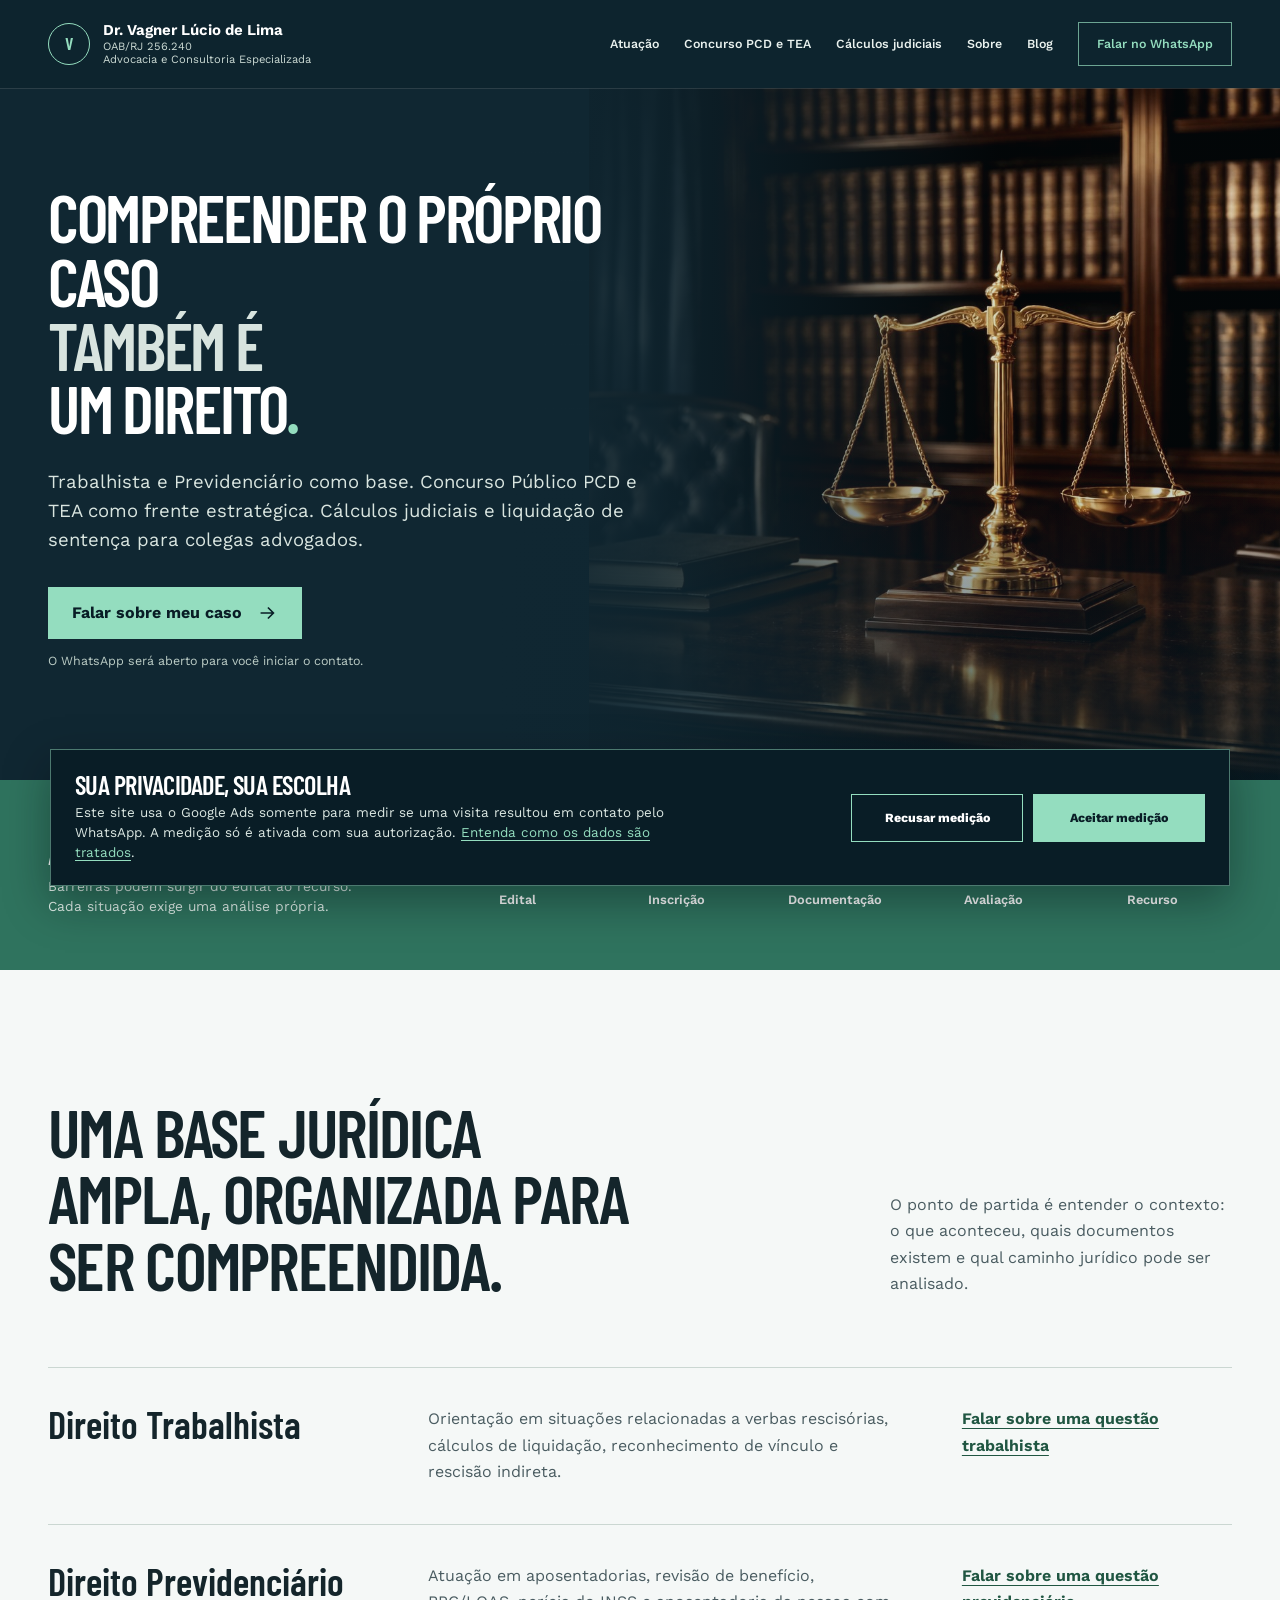
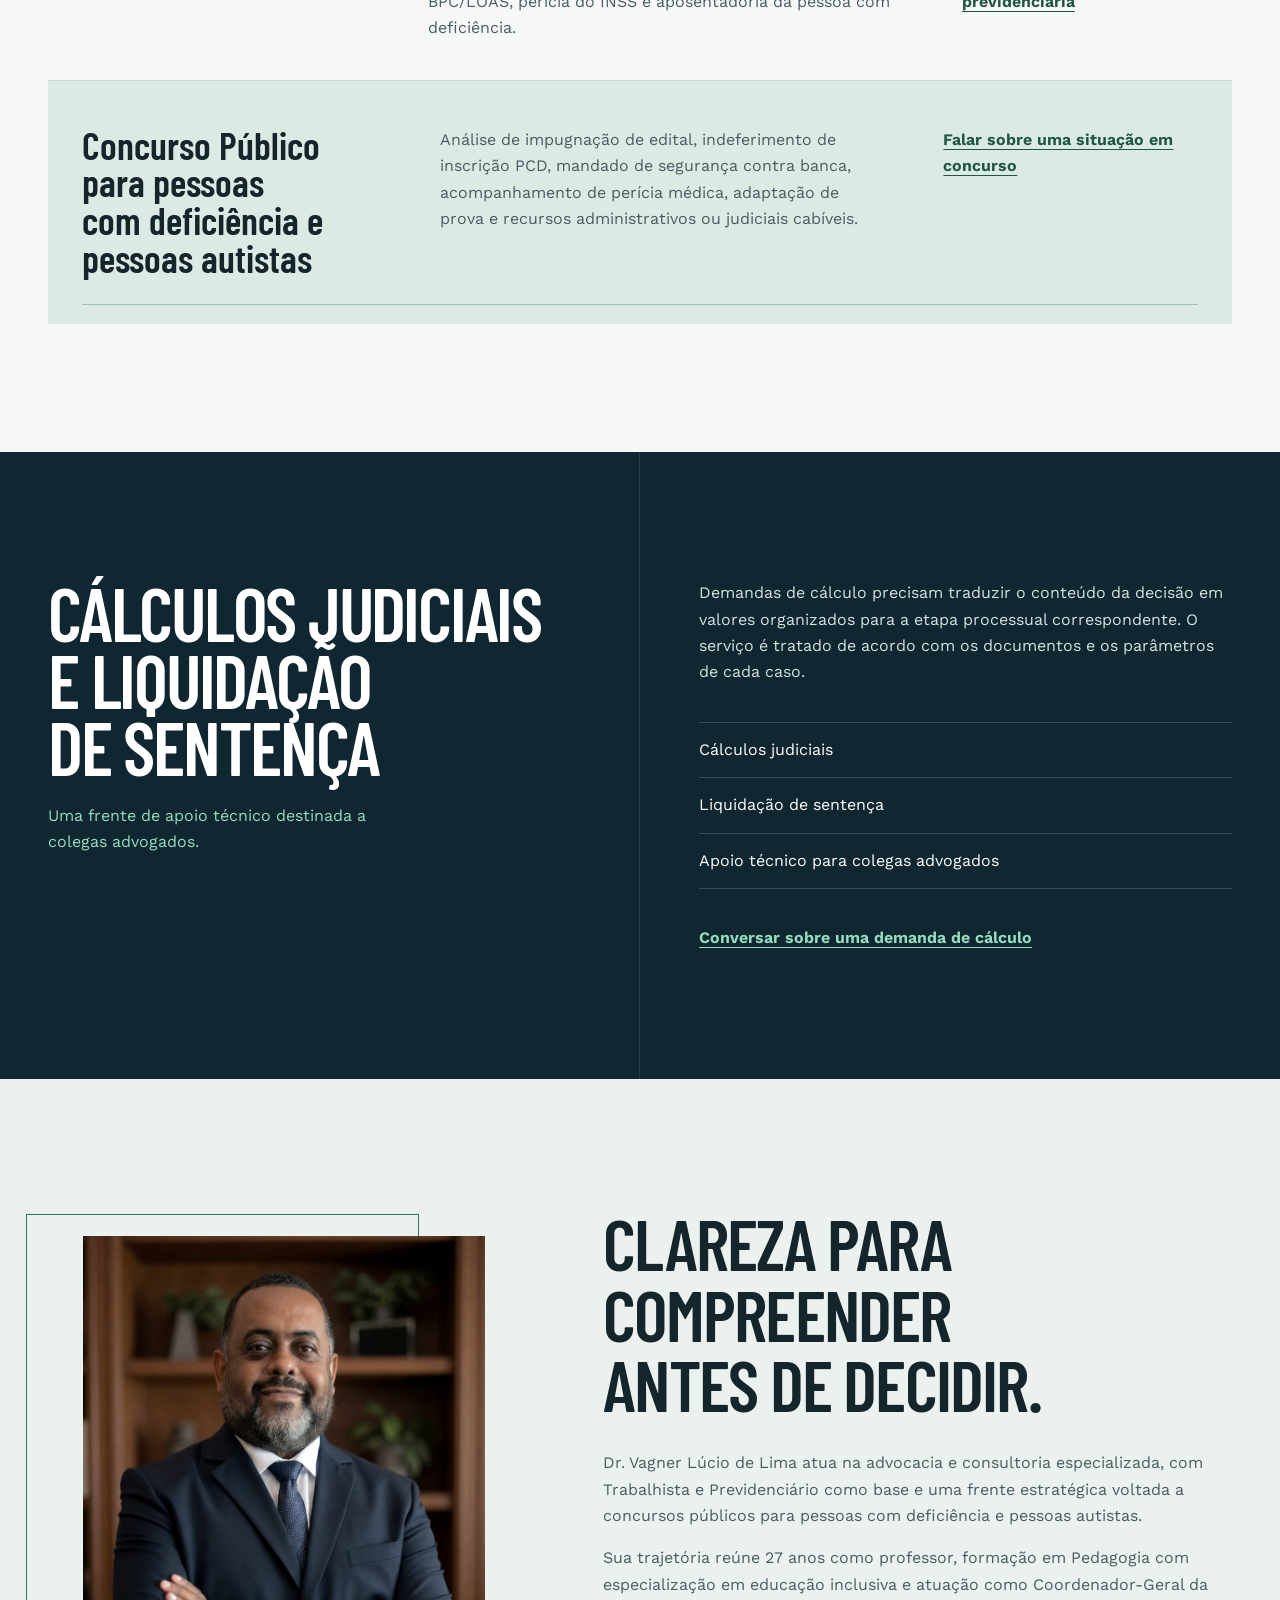
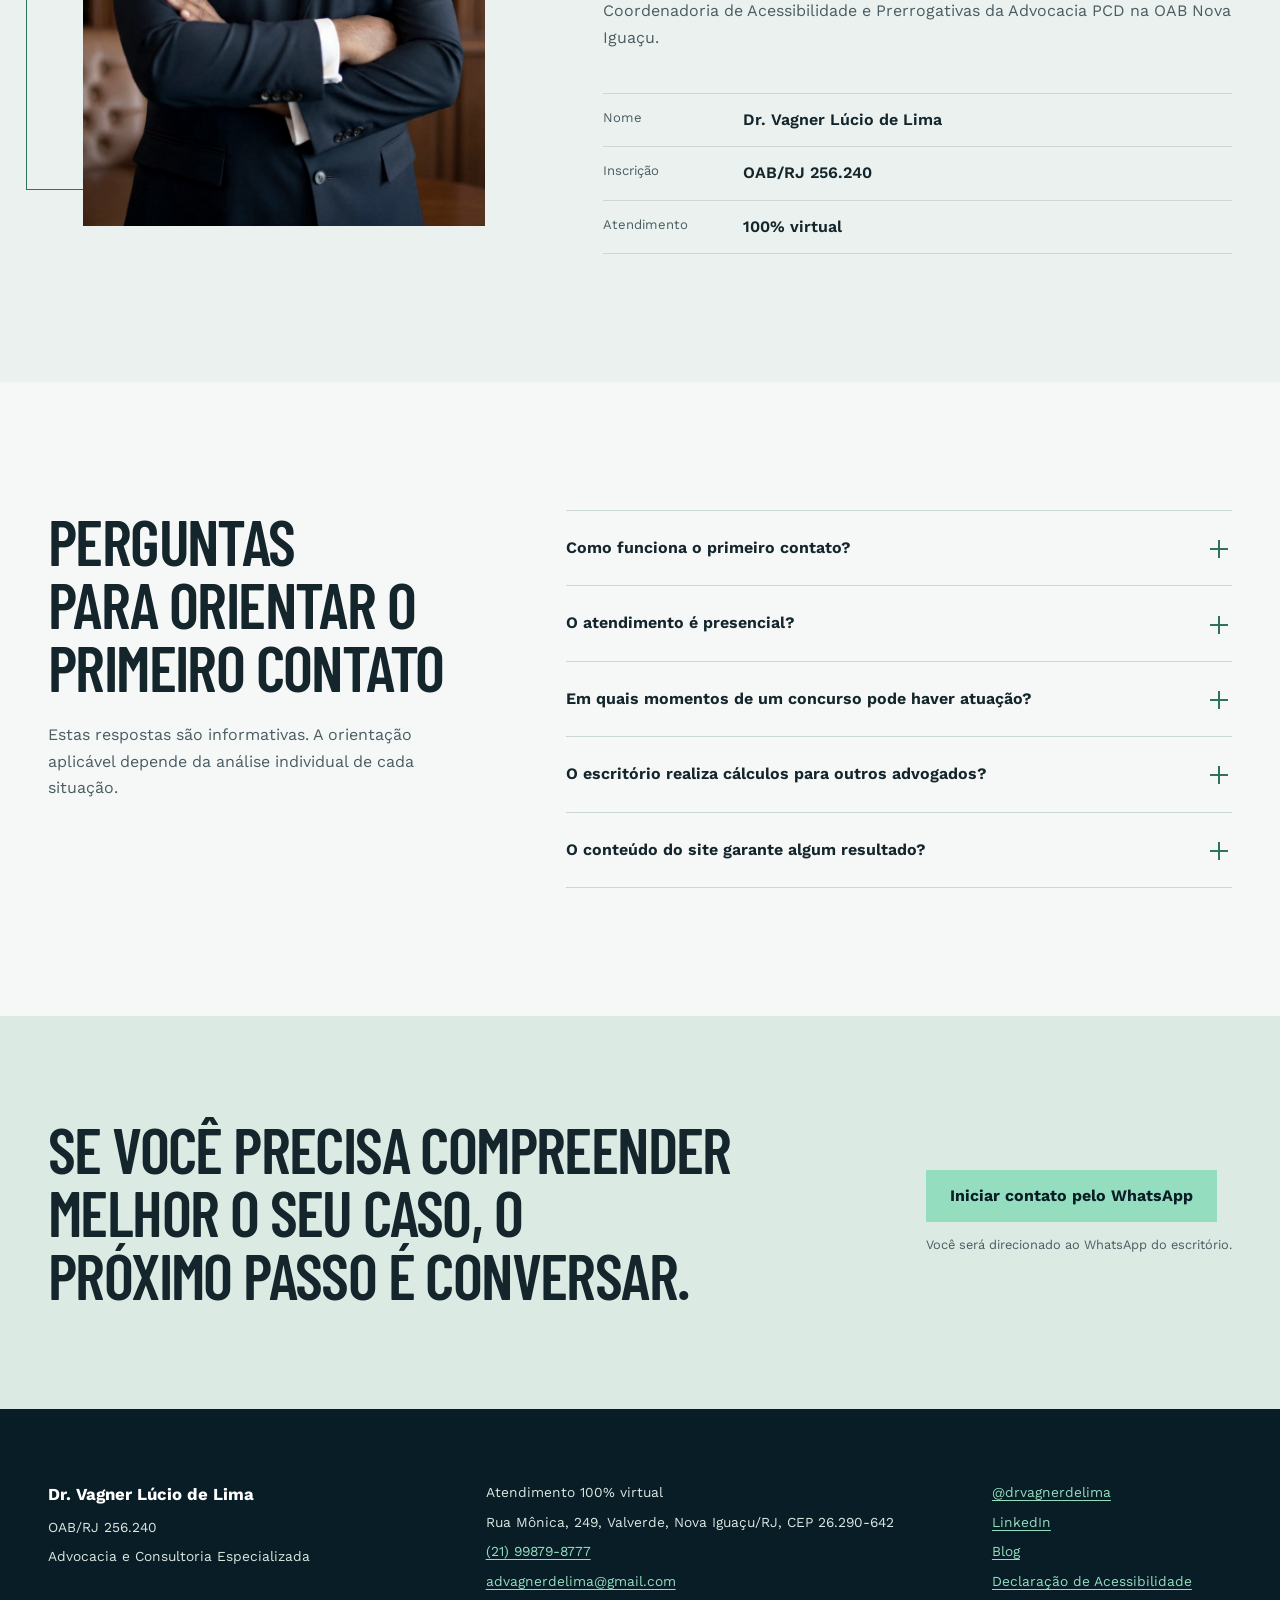
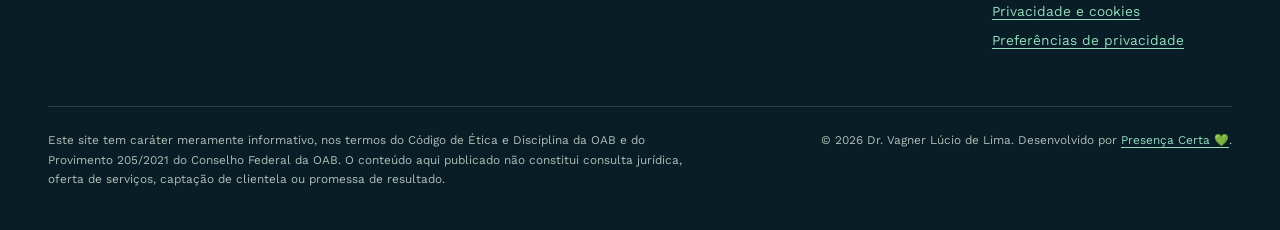
<file: index.html>
<!doctype html>
<html lang="pt-BR">
<head>
  <meta charset="utf-8">
  <meta name="viewport" content="width=device-width, initial-scale=1">
  <title>Dr. Vagner Lúcio de Lima | Advocacia e Consultoria Especializada</title>
  <meta name="description" content="Atuação em Direito Trabalhista, Previdenciário, Concurso Público PCD e TEA, cálculos judiciais e liquidação de sentença.">
  <meta name="robots" content="index,follow,max-image-preview:large">
  <meta name="theme-color" content="#1E3A5F">
  <meta property="og:type" content="website">
  <meta property="og:locale" content="pt_BR">
  <meta property="og:title" content="Dr. Vagner Lúcio de Lima | Advocacia e Consultoria Especializada">
  <meta property="og:description" content="Compreender o próprio caso também é um direito.">
  <link rel="canonical" href="https://www.vagnerdelima.adv.br/">
  <link rel="icon" href="favicon.svg" type="image/svg+xml">
  <link rel="stylesheet" href="styles.css">
  <script type="application/ld+json">
  {
    "@context": "https://schema.org",
    "@type": "LegalService",
    "name": "Dr. Vagner Lúcio de Lima — Advocacia e Consultoria Especializada",
    "url": "https://www.vagnerdelima.adv.br/",
    "telephone": "+55 21 99879-8777",
    "email": "advagnerdelima@gmail.com",
    "address": {
      "@type": "PostalAddress",
      "streetAddress": "Rua Mônica, 249, Valverde",
      "addressLocality": "Nova Iguaçu",
      "addressRegion": "RJ",
      "postalCode": "26290-642",
      "addressCountry": "BR"
    },
    "sameAs": [
      "https://www.instagram.com/drvagnerdelima/",
      "https://www.linkedin.com/in/drvagnerdelima/"
    ]
  }
  </script>
</head>
<body>
  <a class="skip-link" href="#conteudo">Ir para o conteúdo principal</a>

  <header class="site-header" data-header>
    <div class="shell header-inner">
      <a class="brand" href="#inicio">
        <span class="brand-mark" aria-hidden="true">V</span>
        <span class="brand-copy">
          <strong>Dr. Vagner Lúcio de Lima</strong>
          <span>OAB/RJ 256.240</span>
          <span>Advocacia e Consultoria Especializada</span>
        </span>
      </a>

      <button class="menu-button" type="button" aria-expanded="false" aria-controls="site-menu" data-menu-button>
        <span class="sr-only">Abrir menu</span>
        <span aria-hidden="true"></span><span aria-hidden="true"></span><span aria-hidden="true"></span>
      </button>

      <nav class="site-nav" id="site-menu" aria-label="Navegação principal" data-menu>
        <a href="#atuacao">Atuação</a>
        <a href="#concursos">Concurso PCD e TEA</a>
        <a href="#calculos">Cálculos judiciais</a>
        <a href="#sobre">Sobre</a>
        <a href="https://blog.vagnerdelima.adv.br" target="_blank" rel="noopener noreferrer">Blog</a>
        <a class="nav-contact" href="https://wa.me/5521998798777?text=Ol%C3%A1%2C%20Dr.%20Vagner.%20Vim%20pelo%20site%20e%20gostaria%20de%20falar%20sobre%20meu%20caso." data-whatsapp-message="Olá, Dr. Vagner. Vim pelo site e gostaria de falar sobre meu caso." data-google-ads-conversion="whatsapp" target="_blank" rel="noopener noreferrer">Falar no WhatsApp</a>
      </nav>
    </div>
  </header>

  <main id="conteudo">
    <section class="hero" id="inicio" aria-labelledby="hero-title">
      <div class="hero-grid" aria-hidden="true"></div>
      <div class="hero-portrait">
        <picture>
          <source media="(max-width: 979px)" srcset="assets/images/hero-site-antigo.jpeg">
          <img src="assets/images/retrato-vagner-provisorio-ia.jpeg" width="1073" height="1600" alt="Dr. Vagner Lúcio de Lima" fetchpriority="high">
        </picture>
      </div>
      <div class="hero-shade" aria-hidden="true"></div>

      <div class="shell hero-inner">
        <div class="hero-copy">
          <h1 id="hero-title">
            <span>Compreender o próprio caso</span>
            <span>também é</span>
            <span>um direito<i aria-hidden="true">.</i></span>
          </h1>
          <p>Trabalhista e Previdenciário como base. Concurso Público PCD e TEA como frente estratégica. Cálculos judiciais e liquidação de sentença para colegas advogados.</p>
          <a class="button button-primary" href="https://wa.me/5521998798777?text=Ol%C3%A1%2C%20Dr.%20Vagner.%20Vim%20pelo%20site%20e%20gostaria%20de%20falar%20sobre%20meu%20caso." data-whatsapp-message="Olá, Dr. Vagner. Vim pelo site e gostaria de falar sobre meu caso." data-google-ads-conversion="whatsapp" target="_blank" rel="noopener noreferrer">
            Falar sobre meu caso
            <svg viewBox="0 0 24 24" aria-hidden="true"><path d="M5 12h13M13 6l6 6-6 6"/></svg>
          </a>
          <p class="button-note">O WhatsApp será aberto para você iniciar o contato.</p>
        </div>
      </div>
    </section>

    <section class="journey" id="concursos" aria-labelledby="journey-title">
      <div class="shell journey-layout">
        <div class="journey-intro">
          <h2 id="journey-title">A jornada do edital</h2>
          <p>Barreiras podem surgir do edital ao recurso. Cada situação exige uma análise própria.</p>
        </div>
        <ol class="journey-steps">
          <li><span>1</span><strong>Edital</strong></li>
          <li><span>2</span><strong>Inscrição</strong></li>
          <li><span>3</span><strong>Documentação</strong></li>
          <li><span>4</span><strong>Avaliação</strong></li>
          <li><span>5</span><strong>Recurso</strong></li>
        </ol>
      </div>
    </section>

    <section class="section practices" id="atuacao" aria-labelledby="practices-title">
      <div class="shell">
        <div class="section-heading split-heading">
          <h2 id="practices-title">Uma base jurídica ampla, organizada para ser compreendida.</h2>
          <p>O ponto de partida é entender o contexto: o que aconteceu, quais documentos existem e qual caminho jurídico pode ser analisado.</p>
        </div>

        <div class="practice-list">
          <article class="practice-row">
            <h3>Direito Trabalhista</h3>
            <p>Orientação em situações relacionadas a verbas rescisórias, cálculos de liquidação, reconhecimento de vínculo e rescisão indireta.</p>
            <a href="https://wa.me/5521998798777?text=Ol%C3%A1%2C%20Dr.%20Vagner.%20Vim%20pelo%20site%20e%20gostaria%20de%20falar%20sobre%20uma%20quest%C3%A3o%20trabalhista." data-whatsapp-message="Olá, Dr. Vagner. Vim pelo site e gostaria de falar sobre uma questão trabalhista." data-google-ads-conversion="whatsapp" target="_blank" rel="noopener noreferrer">Falar sobre uma questão trabalhista</a>
          </article>

          <article class="practice-row">
            <h3>Direito Previdenciário</h3>
            <p>Atuação em aposentadorias, revisão de benefício, BPC/LOAS, perícia do INSS e aposentadoria da pessoa com deficiência.</p>
            <a href="https://wa.me/5521998798777?text=Ol%C3%A1%2C%20Dr.%20Vagner.%20Vim%20pelo%20site%20e%20gostaria%20de%20falar%20sobre%20uma%20quest%C3%A3o%20previdenci%C3%A1ria." data-whatsapp-message="Olá, Dr. Vagner. Vim pelo site e gostaria de falar sobre uma questão previdenciária." data-google-ads-conversion="whatsapp" target="_blank" rel="noopener noreferrer">Falar sobre uma questão previdenciária</a>
          </article>

          <article class="practice-row practice-featured">
            <h3>Concurso Público para pessoas com deficiência e pessoas autistas</h3>
            <p>Análise de impugnação de edital, indeferimento de inscrição PCD, mandado de segurança contra banca, acompanhamento de perícia médica, adaptação de prova e recursos administrativos ou judiciais cabíveis.</p>
            <a href="https://wa.me/5521998798777?text=Ol%C3%A1%2C%20Dr.%20Vagner.%20Vim%20pelo%20site%20e%20gostaria%20de%20falar%20sobre%20uma%20situa%C3%A7%C3%A3o%20em%20concurso%20p%C3%BAblico." data-whatsapp-message="Olá, Dr. Vagner. Vim pelo site e gostaria de falar sobre uma situação em concurso público." data-google-ads-conversion="whatsapp" target="_blank" rel="noopener noreferrer">Falar sobre uma situação em concurso</a>
          </article>
        </div>
      </div>
    </section>

    <section class="section calculations" id="calculos" aria-labelledby="calculations-title">
      <div class="shell calculations-layout">
        <div class="calculations-title">
          <h2 id="calculations-title">Cálculos judiciais e liquidação de sentença</h2>
          <p>Uma frente de apoio técnico destinada a colegas advogados.</p>
        </div>
        <div class="calculations-content">
          <p>Demandas de cálculo precisam traduzir o conteúdo da decisão em valores organizados para a etapa processual correspondente. O serviço é tratado de acordo com os documentos e os parâmetros de cada caso.</p>
          <ul>
            <li>Cálculos judiciais</li>
            <li>Liquidação de sentença</li>
            <li>Apoio técnico para colegas advogados</li>
          </ul>
          <a class="text-link light-link" href="https://wa.me/5521998798777?text=Ol%C3%A1%2C%20Dr.%20Vagner.%20Sou%20advogado%28a%29%20e%20gostaria%20de%20conversar%20sobre%20c%C3%A1lculos%20judiciais%20ou%20liquida%C3%A7%C3%A3o%20de%20senten%C3%A7a." data-whatsapp-message="Olá, Dr. Vagner. Sou advogado(a) e gostaria de conversar sobre cálculos judiciais ou liquidação de sentença." data-google-ads-conversion="whatsapp" target="_blank" rel="noopener noreferrer">Conversar sobre uma demanda de cálculo</a>
        </div>
      </div>
    </section>

    <section class="section profile" id="sobre" aria-labelledby="profile-title">
      <div class="shell profile-layout">
        <div class="profile-media" aria-hidden="true">
          <div class="profile-frame">
            <img src="assets/images/retrato-vagner-perfil-provisorio-ia.jpeg" width="1073" height="1600" alt="Retrato do Dr. Vagner Lúcio de Lima em traje social, de braços cruzados diante de uma estante" loading="lazy">
          </div>
        </div>
        <div class="profile-copy">
          <h2 id="profile-title">Clareza para compreender antes de decidir.</h2>
          <p>Dr. Vagner Lúcio de Lima atua na advocacia e consultoria especializada, com Trabalhista e Previdenciário como base e uma frente estratégica voltada a concursos públicos para pessoas com deficiência e pessoas autistas.</p>
          <p>Sua trajetória reúne 27 anos como professor, formação em Pedagogia com especialização em educação inclusiva e atuação como Coordenador-Geral da Coordenadoria de Acessibilidade e Prerrogativas da Advocacia PCD na OAB Nova Iguaçu.</p>
          <dl class="profile-signature">
            <div><dt>Nome</dt><dd>Dr. Vagner Lúcio de Lima</dd></div>
            <div><dt>Inscrição</dt><dd>OAB/RJ 256.240</dd></div>
            <div><dt>Atendimento</dt><dd>100% virtual</dd></div>
          </dl>
        </div>
      </div>
    </section>

    <section class="section faq" aria-labelledby="faq-title">
      <div class="shell faq-layout">
        <div class="faq-heading">
          <h2 id="faq-title">Perguntas para orientar o primeiro contato</h2>
          <p>Estas respostas são informativas. A orientação aplicável depende da análise individual de cada situação.</p>
        </div>
        <div class="faq-list">
          <details>
            <summary>Como funciona o primeiro contato?</summary>
            <p>O contato é iniciado pelo WhatsApp. Você pode informar, de forma resumida, qual é a área e o que aconteceu. O envio da mensagem não substitui consulta jurídica nem representa contratação.</p>
          </details>
          <details>
            <summary>O atendimento é presencial?</summary>
            <p>O atendimento informado pelo escritório é 100% virtual. Os próximos passos e os documentos necessários são orientados durante o contato.</p>
          </details>
          <details>
            <summary>Em quais momentos de um concurso pode haver atuação?</summary>
            <p>A necessidade pode aparecer na leitura ou impugnação do edital, na inscrição, na documentação, na avaliação, na perícia, na adaptação de prova ou em eventual recurso. Cada etapa precisa ser analisada conforme as regras do concurso.</p>
          </details>
          <details>
            <summary>O escritório realiza cálculos para outros advogados?</summary>
            <p>Sim. Cálculos judiciais e liquidação de sentença são uma frente própria de atendimento a colegas advogados.</p>
          </details>
          <details>
            <summary>O conteúdo do site garante algum resultado?</summary>
            <p>Não. O site tem caráter informativo e não apresenta promessa ou insinuação de resultado. A avaliação jurídica depende dos fatos, documentos e normas aplicáveis a cada caso.</p>
          </details>
        </div>
      </div>
    </section>

    <section class="contact" aria-labelledby="contact-title">
      <div class="shell contact-layout">
        <h2 id="contact-title">Se você precisa compreender melhor o seu caso, o próximo passo é conversar.</h2>
        <div class="contact-action">
          <a class="button button-primary" href="https://wa.me/5521998798777?text=Ol%C3%A1%2C%20Dr.%20Vagner.%20Vim%20pelo%20site%20e%20gostaria%20de%20falar%20sobre%20meu%20caso." data-whatsapp-message="Olá, Dr. Vagner. Vim pelo site e gostaria de falar sobre meu caso." data-google-ads-conversion="whatsapp" target="_blank" rel="noopener noreferrer">Iniciar contato pelo WhatsApp</a>
          <p>Você será direcionado ao WhatsApp do escritório.</p>
        </div>
      </div>
    </section>
  </main>

  <footer class="site-footer">
    <div class="shell footer-grid">
      <div class="footer-signature">
        <strong>Dr. Vagner Lúcio de Lima</strong>
        <span>OAB/RJ 256.240</span>
        <span>Advocacia e Consultoria Especializada</span>
      </div>
      <address>
        <span>Atendimento 100% virtual</span>
        <span>Rua Mônica, 249, Valverde, Nova Iguaçu/RJ, CEP 26.290-642</span>
        <a href="tel:+5521998798777">(21) 99879-8777</a>
        <a href="mailto:advagnerdelima@gmail.com">advagnerdelima@gmail.com</a>
      </address>
      <div class="footer-links">
        <a href="https://www.instagram.com/drvagnerdelima/" target="_blank" rel="noopener noreferrer">@drvagnerdelima</a>
        <a href="https://www.linkedin.com/in/drvagnerdelima/" target="_blank" rel="noopener noreferrer">LinkedIn</a>
        <a href="https://blog.vagnerdelima.adv.br" target="_blank" rel="noopener noreferrer">Blog</a>
        <a href="acessibilidade.html">Declaração de Acessibilidade</a>
        <a href="privacidade.html">Privacidade e cookies</a>
        <button class="footer-link-button" type="button" data-cookie-settings>Preferências de privacidade</button>
      </div>
    </div>
    <div class="shell footer-legal">
      <p>Este site tem caráter meramente informativo, nos termos do Código de Ética e Disciplina da OAB e do Provimento 205/2021 do Conselho Federal da OAB. O conteúdo aqui publicado não constitui consulta jurídica, oferta de serviços, captação de clientela ou promessa de resultado.</p>
      <p class="footer-credit">© 2026 Dr. Vagner Lúcio de Lima. Desenvolvido por <a href="https://criandoseusite.vercel.app" target="_blank" rel="noopener noreferrer">Presença Certa <span aria-hidden="true">💚</span></a>.</p>
    </div>
  </footer>

  <a class="floating-contact" href="https://wa.me/5521998798777?text=Ol%C3%A1%2C%20Dr.%20Vagner.%20Vim%20pelo%20site%20e%20gostaria%20de%20falar%20sobre%20meu%20caso." data-whatsapp-message="Olá, Dr. Vagner. Vim pelo site e gostaria de falar sobre meu caso." data-google-ads-conversion="whatsapp" target="_blank" rel="noopener noreferrer" aria-label="Falar com o escritório pelo WhatsApp">
    <svg viewBox="0 0 24 24" aria-hidden="true"><path d="M12 2a9.7 9.7 0 0 0-8.4 14.5L2 22l5.7-1.5A9.8 9.8 0 1 0 12 2Zm0 17.7a7.8 7.8 0 0 1-4-1.1l-.3-.2-3.4.9.9-3.3-.2-.4A7.8 7.8 0 1 1 12 19.7Zm4.3-5.8c-.2-.1-1.4-.7-1.6-.8-.2-.1-.4-.1-.5.1l-.7.9c-.1.2-.3.2-.5.1-1.3-.6-2.2-1.2-3.1-2.8-.2-.3.2-.4.6-.9.1-.2.1-.3 0-.5l-.7-1.7c-.2-.4-.4-.3-.5-.3h-.5c-.2 0-.5.1-.7.3-.8.8-.8 1.8-.1 3.1 1.5 2.9 4.6 4 5.7 4.3 1.5.5 2.8.4 3.3-.2.4-.5.4-1.3.3-1.4-.2-.1-.4-.1-1-.2Z"/></svg>
  </a>

  <script src="script.js"></script>
</body>
</html>
</file>
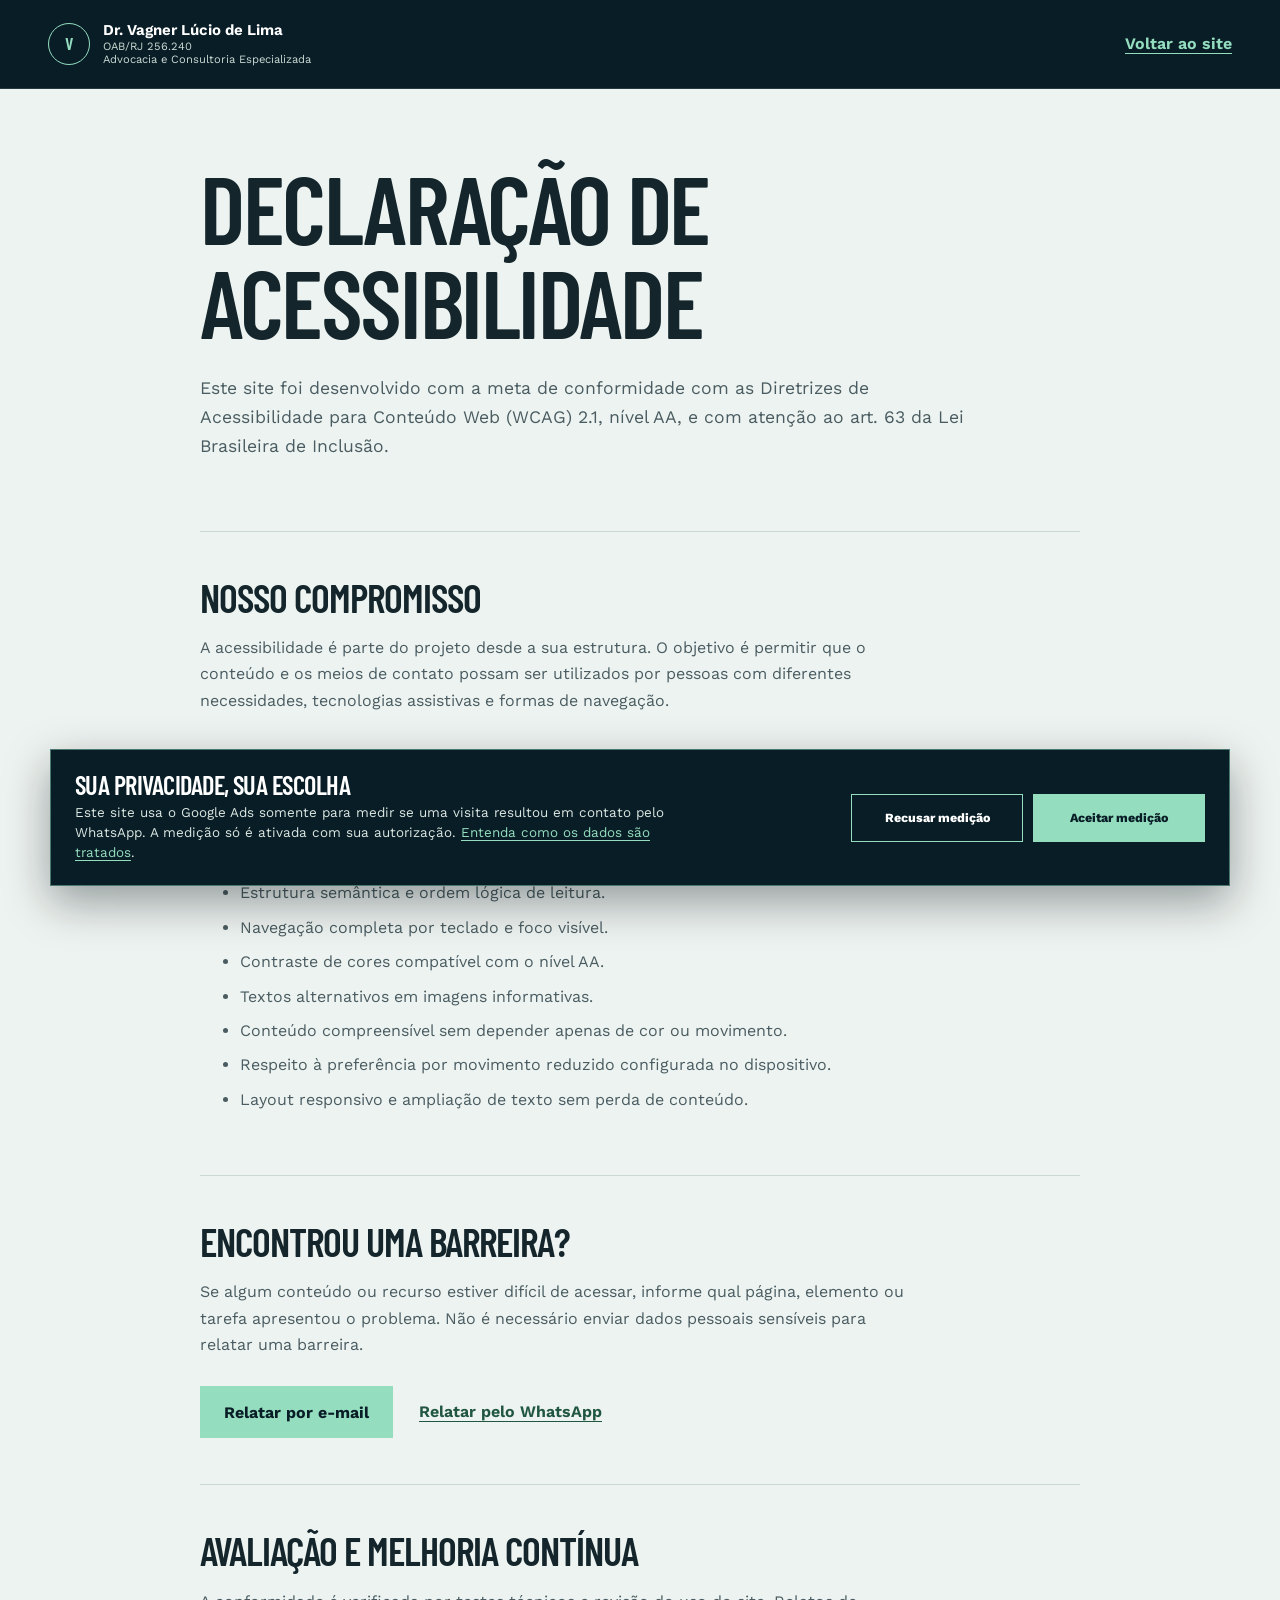
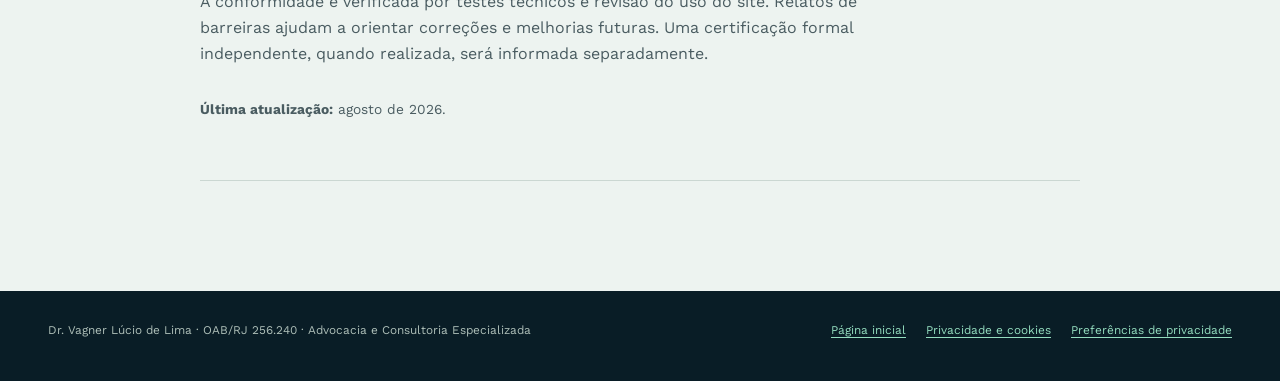
<file: acessibilidade.html>
<!doctype html>
<html lang="pt-BR">
<head>
  <meta charset="utf-8">
  <meta name="viewport" content="width=device-width, initial-scale=1">
  <title>Declaração de Acessibilidade | Dr. Vagner Lúcio de Lima</title>
  <meta name="description" content="Compromisso de acessibilidade digital do site do Dr. Vagner Lúcio de Lima.">
  <meta name="robots" content="index,follow">
  <meta name="theme-color" content="#1E3A5F">
  <link rel="canonical" href="https://www.vagnerdelima.adv.br/acessibilidade.html">
  <link rel="icon" href="favicon.svg" type="image/svg+xml">
  <link rel="stylesheet" href="styles.css">
</head>
<body class="accessibility-page">
  <a class="skip-link" href="#conteudo">Ir para o conteúdo principal</a>
  <header class="site-header" data-header>
    <div class="shell header-inner">
      <a class="brand" href="index.html">
        <span class="brand-mark" aria-hidden="true">V</span>
        <span class="brand-copy"><strong>Dr. Vagner Lúcio de Lima</strong><span>OAB/RJ 256.240</span><span>Advocacia e Consultoria Especializada</span></span>
      </a>
      <a class="back-link" href="index.html">Voltar ao site</a>
    </div>
  </header>

  <main id="conteudo" class="accessibility-main">
    <article class="shell accessibility-article">
      <header>
        <h1>Declaração de Acessibilidade</h1>
        <p>Este site foi desenvolvido com a meta de conformidade com as Diretrizes de Acessibilidade para Conteúdo Web (WCAG) 2.1, nível AA, e com atenção ao art. 63 da Lei Brasileira de Inclusão.</p>
      </header>

      <section aria-labelledby="compromisso">
        <h2 id="compromisso">Nosso compromisso</h2>
        <p>A acessibilidade é parte do projeto desde a sua estrutura. O objetivo é permitir que o conteúdo e os meios de contato possam ser utilizados por pessoas com diferentes necessidades, tecnologias assistivas e formas de navegação.</p>
      </section>

      <section aria-labelledby="recursos">
        <h2 id="recursos">Recursos considerados</h2>
        <ul>
          <li>Estrutura semântica e ordem lógica de leitura.</li>
          <li>Navegação completa por teclado e foco visível.</li>
          <li>Contraste de cores compatível com o nível AA.</li>
          <li>Textos alternativos em imagens informativas.</li>
          <li>Conteúdo compreensível sem depender apenas de cor ou movimento.</li>
          <li>Respeito à preferência por movimento reduzido configurada no dispositivo.</li>
          <li>Layout responsivo e ampliação de texto sem perda de conteúdo.</li>
        </ul>
      </section>

      <section aria-labelledby="barreiras">
        <h2 id="barreiras">Encontrou uma barreira?</h2>
        <p>Se algum conteúdo ou recurso estiver difícil de acessar, informe qual página, elemento ou tarefa apresentou o problema. Não é necessário enviar dados pessoais sensíveis para relatar uma barreira.</p>
        <div class="accessibility-contact">
          <a class="button button-primary" href="mailto:advagnerdelima@gmail.com?subject=Barreira%20de%20acessibilidade%20no%20site">Relatar por e-mail</a>
          <a class="text-link" href="https://wa.me/5521998798777?text=Ol%C3%A1%2C%20Dr.%20Vagner.%20Gostaria%20de%20relatar%20uma%20barreira%20de%20acessibilidade%20no%20site." data-whatsapp-message="Olá, Dr. Vagner. Gostaria de relatar uma barreira de acessibilidade no site." target="_blank" rel="noopener noreferrer">Relatar pelo WhatsApp</a>
        </div>
      </section>

      <section aria-labelledby="avaliacao">
        <h2 id="avaliacao">Avaliação e melhoria contínua</h2>
        <p>A conformidade é verificada por testes técnicos e revisão do uso do site. Relatos de barreiras ajudam a orientar correções e melhorias futuras. Uma certificação formal independente, quando realizada, será informada separadamente.</p>
        <p class="updated"><strong>Última atualização:</strong> agosto de 2026.</p>
      </section>
    </article>
  </main>

  <footer class="site-footer compact-footer">
    <div class="shell footer-legal">
      <p>Dr. Vagner Lúcio de Lima · OAB/RJ 256.240 · Advocacia e Consultoria Especializada</p>
      <p class="footer-inline-links"><a href="index.html">Página inicial</a><a href="privacidade.html">Privacidade e cookies</a><button class="footer-link-button" type="button" data-cookie-settings>Preferências de privacidade</button></p>
    </div>
  </footer>
  <script src="script.js"></script>
</body>
</html>
</file>
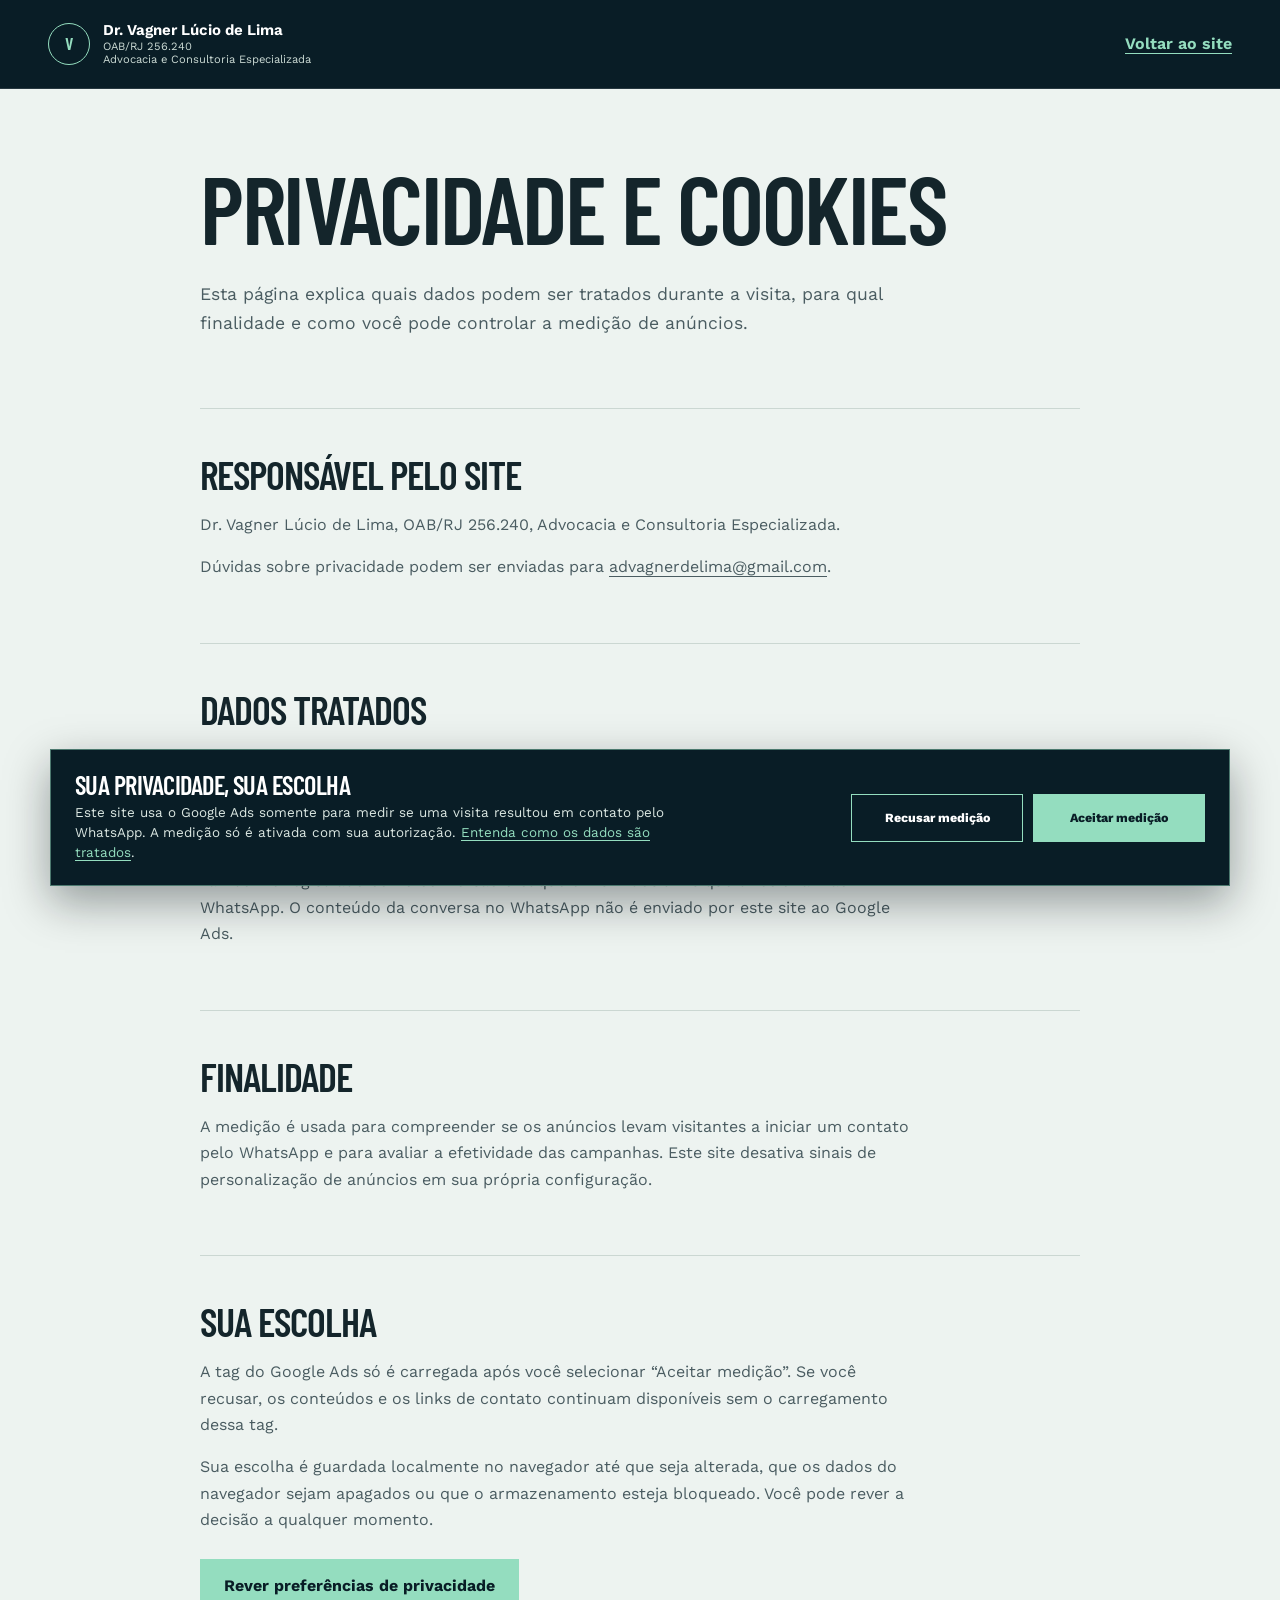
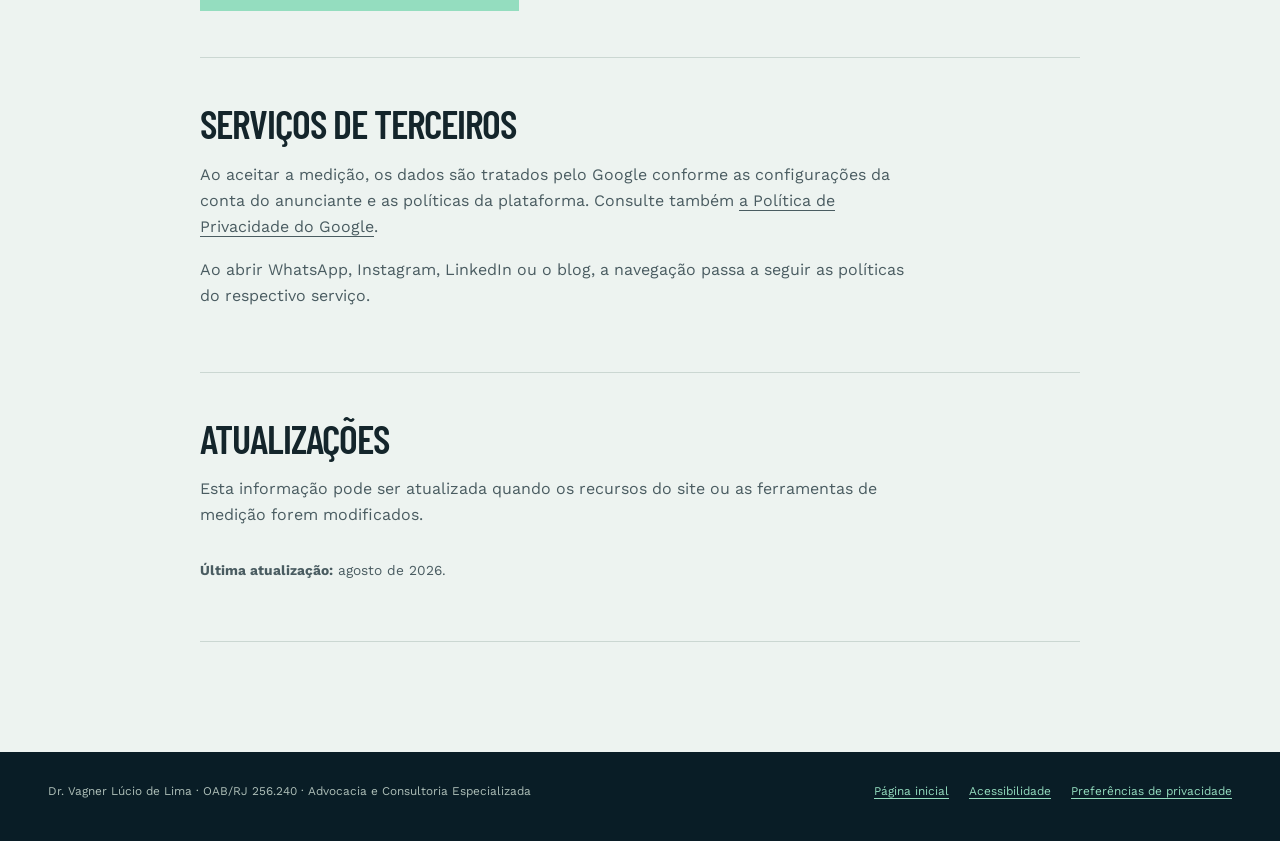
<file: privacidade.html>
<!doctype html>
<html lang="pt-BR">
<head>
  <meta charset="utf-8">
  <meta name="viewport" content="width=device-width, initial-scale=1">
  <title>Privacidade e Cookies | Dr. Vagner Lúcio de Lima</title>
  <meta name="description" content="Informações sobre privacidade, armazenamento local e medição de conversões do site do Dr. Vagner Lúcio de Lima.">
  <meta name="robots" content="index,follow">
  <meta name="theme-color" content="#1E3A5F">
  <link rel="canonical" href="https://www.vagnerdelima.adv.br/privacidade.html">
  <link rel="icon" href="favicon.svg" type="image/svg+xml">
  <link rel="stylesheet" href="styles.css">
</head>
<body class="accessibility-page legal-page">
  <a class="skip-link" href="#conteudo">Ir para o conteúdo principal</a>
  <header class="site-header" data-header>
    <div class="shell header-inner">
      <a class="brand" href="index.html">
        <span class="brand-mark" aria-hidden="true">V</span>
        <span class="brand-copy"><strong>Dr. Vagner Lúcio de Lima</strong><span>OAB/RJ 256.240</span><span>Advocacia e Consultoria Especializada</span></span>
      </a>
      <a class="back-link" href="index.html">Voltar ao site</a>
    </div>
  </header>

  <main id="conteudo" class="accessibility-main">
    <article class="shell accessibility-article">
      <header>
        <h1>Privacidade e Cookies</h1>
        <p>Esta página explica quais dados podem ser tratados durante a visita, para qual finalidade e como você pode controlar a medição de anúncios.</p>
      </header>

      <section aria-labelledby="responsavel">
        <h2 id="responsavel">Responsável pelo site</h2>
        <p>Dr. Vagner Lúcio de Lima, OAB/RJ 256.240, Advocacia e Consultoria Especializada.</p>
        <p>Dúvidas sobre privacidade podem ser enviadas para <a href="mailto:advagnerdelima@gmail.com">advagnerdelima@gmail.com</a>.</p>
      </section>

      <section aria-labelledby="dados">
        <h2 id="dados">Dados tratados</h2>
        <p>O site não possui formulário, cadastro, banco de dados ou área de acesso. Quando você aceita a medição, a tag do Google Ads pode receber informações técnicas da visita, como página acessada, data e horário, navegador, dispositivo, origem da visita e identificadores associados a um clique em anúncio.</p>
        <p>Também é registrado como conversão o clique em um dos links que direcionam ao WhatsApp. O conteúdo da conversa no WhatsApp não é enviado por este site ao Google Ads.</p>
      </section>

      <section aria-labelledby="finalidade">
        <h2 id="finalidade">Finalidade</h2>
        <p>A medição é usada para compreender se os anúncios levam visitantes a iniciar um contato pelo WhatsApp e para avaliar a efetividade das campanhas. Este site desativa sinais de personalização de anúncios em sua própria configuração.</p>
      </section>

      <section aria-labelledby="escolha">
        <h2 id="escolha">Sua escolha</h2>
        <p>A tag do Google Ads só é carregada após você selecionar “Aceitar medição”. Se você recusar, os conteúdos e os links de contato continuam disponíveis sem o carregamento dessa tag.</p>
        <p>Sua escolha é guardada localmente no navegador até que seja alterada, que os dados do navegador sejam apagados ou que o armazenamento esteja bloqueado. Você pode rever a decisão a qualquer momento.</p>
        <button class="button button-primary privacy-settings-button" type="button" data-cookie-settings>Rever preferências de privacidade</button>
      </section>

      <section aria-labelledby="terceiros">
        <h2 id="terceiros">Serviços de terceiros</h2>
        <p>Ao aceitar a medição, os dados são tratados pelo Google conforme as configurações da conta do anunciante e as políticas da plataforma. Consulte também <a href="https://policies.google.com/privacy?hl=pt-BR" target="_blank" rel="noopener noreferrer">a Política de Privacidade do Google</a>.</p>
        <p>Ao abrir WhatsApp, Instagram, LinkedIn ou o blog, a navegação passa a seguir as políticas do respectivo serviço.</p>
      </section>

      <section aria-labelledby="atualizacao">
        <h2 id="atualizacao">Atualizações</h2>
        <p>Esta informação pode ser atualizada quando os recursos do site ou as ferramentas de medição forem modificados.</p>
        <p class="updated"><strong>Última atualização:</strong> agosto de 2026.</p>
      </section>
    </article>
  </main>

  <footer class="site-footer compact-footer">
    <div class="shell footer-legal">
      <p>Dr. Vagner Lúcio de Lima · OAB/RJ 256.240 · Advocacia e Consultoria Especializada</p>
      <p class="footer-inline-links"><a href="index.html">Página inicial</a><a href="acessibilidade.html">Acessibilidade</a><button class="footer-link-button" type="button" data-cookie-settings>Preferências de privacidade</button></p>
    </div>
  </footer>
  <script src="script.js"></script>
</body>
</html>
</file>
<file: styles.css>
@font-face {
  font-family: "Barlow Condensed";
  src: url("assets/fonts/barlow-condensed-semibold.ttf") format("truetype");
  font-weight: 600;
  font-style: normal;
  font-display: swap;
}

@font-face {
  font-family: "Work Sans";
  src: url("assets/fonts/work-sans-variable.ttf") format("truetype");
  font-weight: 300 800;
  font-style: normal;
  font-display: swap;
}

:root {
  --navy: #102732;
  --navy-deep: #091d26;
  --petroleum: #2f735e;
  --petroleum-dark: #205642;
  --mint: #94ddbf;
  --pale: #dceae4;
  --paper: #f5f8f7;
  --white: #ffffff;
  --ink: #14252b;
  --muted: #4a5c61;
  --line: #cbd7d2;
  --display: "Barlow Condensed", sans-serif;
  --body: "Work Sans", sans-serif;
  --shell: 1240px;
  --ease: cubic-bezier(.22, 1, .36, 1);
}

*, *::before, *::after { box-sizing: border-box; }

html {
  scroll-behavior: smooth;
  scroll-padding-top: 92px;
  overflow-x: hidden;
  background: var(--navy-deep);
}

body {
  margin: 0;
  min-width: 320px;
  overflow-x: hidden;
  background: var(--paper);
  color: var(--ink);
  font-family: var(--body);
  font-size: 1rem;
  line-height: 1.65;
  text-rendering: optimizeLegibility;
}

body.menu-open { overflow: hidden; }

::selection { background: var(--mint); color: var(--navy-deep); }

::-webkit-scrollbar { width: 12px; }
::-webkit-scrollbar-track { background: var(--navy-deep); }
::-webkit-scrollbar-thumb { background: var(--petroleum); border: 3px solid var(--navy-deep); border-radius: 999px; }

a { color: inherit; text-underline-offset: .23em; text-decoration-thickness: .08em; }
a:hover { text-decoration-thickness: .13em; }

button, a { -webkit-tap-highlight-color: transparent; }
button { font: inherit; }

:focus-visible {
  outline: 3px solid var(--mint);
  outline-offset: 4px;
  border-radius: 2px;
}

img { display: block; max-width: 100%; }

h1, h2, h3, p { margin-top: 0; }
h1, h2, h3 { text-wrap: balance; }

.shell {
  width: min(var(--shell), calc(100% - 96px));
  margin-inline: auto;
}

.sr-only {
  position: absolute;
  width: 1px;
  height: 1px;
  padding: 0;
  margin: -1px;
  overflow: hidden;
  clip: rect(0, 0, 0, 0);
  white-space: nowrap;
  border: 0;
}

.skip-link {
  position: fixed;
  z-index: 999;
  top: 12px;
  left: 12px;
  padding: 12px 16px;
  background: var(--white);
  color: var(--navy-deep);
  font-weight: 700;
  transform: translateY(-160%);
  transition: transform .2s var(--ease);
}
.skip-link:focus { transform: translateY(0); }

.site-header {
  position: fixed;
  z-index: 50;
  inset: 0 0 auto;
  color: var(--white);
  border-bottom: 1px solid rgba(255,255,255,.12);
  background: rgba(9, 29, 38, .28);
  transition: background-color .25s var(--ease), box-shadow .25s var(--ease);
}

.site-header.is-scrolled {
  background: rgba(9, 29, 38, .97);
  box-shadow: 0 12px 32px rgba(2, 12, 16, .18);
}

.header-inner {
  min-height: 88px;
  display: flex;
  align-items: center;
  justify-content: space-between;
  gap: 28px;
}

.brand {
  display: inline-flex;
  align-items: center;
  gap: 13px;
  max-width: 370px;
  text-decoration: none;
}

.brand-mark {
  position: relative;
  width: 42px;
  height: 42px;
  display: grid;
  place-items: center;
  flex: 0 0 auto;
  border: 1px solid var(--mint);
  border-radius: 50%;
  color: var(--mint);
  font-family: var(--display);
  font-size: 1.12rem;
  letter-spacing: -.02em;
}

.brand-copy { min-width: 0; display: flex; flex-direction: column; line-height: 1.18; }
.brand-copy strong { font-size: .94rem; font-weight: 650; }
.brand-copy span { color: #cbdad4; font-size: .7rem; }

.site-nav { display: flex; align-items: center; gap: 25px; }
.site-nav a { color: #eaf2ef; font-size: .78rem; font-weight: 550; text-decoration: none; }
.site-nav a:not(.nav-contact):hover { color: var(--mint); }

.nav-contact {
  min-height: 44px;
  display: inline-flex;
  align-items: center;
  padding: 0 18px;
  border: 1px solid rgba(148,221,191,.7);
  color: var(--mint) !important;
}
.nav-contact:hover { background: var(--mint); color: var(--navy-deep) !important; }

.menu-button {
  display: none;
  width: 46px;
  height: 46px;
  padding: 11px;
  border: 1px solid rgba(255,255,255,.35);
  background: transparent;
  color: var(--white);
}
.menu-button span:not(.sr-only) { display: block; height: 2px; margin: 5px 0; background: currentColor; transition: transform .2s var(--ease), opacity .2s; }
.menu-button[aria-expanded="true"] span:nth-child(2) { transform: translateY(7px) rotate(45deg); }
.menu-button[aria-expanded="true"] span:nth-child(3) { opacity: 0; }
.menu-button[aria-expanded="true"] span:nth-child(4) { transform: translateY(-7px) rotate(-45deg); }

.hero {
  position: relative;
  min-height: 780px;
  padding-top: 88px;
  overflow: hidden;
  isolation: isolate;
  background: var(--navy);
  color: var(--white);
}

.hero-grid {
  position: absolute;
  z-index: -3;
  inset: 88px 0 0;
  opacity: .16;
  background-image: linear-gradient(rgba(255,255,255,.2) 1px, transparent 1px), linear-gradient(90deg, rgba(255,255,255,.2) 1px, transparent 1px);
  background-size: 64px 64px;
  mask-image: linear-gradient(90deg, #000, transparent 68%);
}

.hero-portrait {
  position: absolute;
  z-index: -2;
  inset: 88px 0 0 46%;
  overflow: hidden;
}

.hero-portrait picture,
.hero-portrait img {
  width: 100%;
  height: 100%;
}

.hero-portrait picture { display: block; }

.hero-portrait img {
  display: block;
  object-fit: cover;
  object-position: 14% 30%;
  transform-origin: 14% 30%;
  filter: saturate(.78) contrast(1.04);
}

.hero-shade {
  position: absolute;
  z-index: -1;
  inset: 0;
  background:
    linear-gradient(90deg, var(--navy) 0%, var(--navy) 39%, rgba(16,39,50,.86) 51%, rgba(16,39,50,.16) 78%),
    linear-gradient(0deg, rgba(9,29,38,.74) 0%, transparent 40%);
}

.hero-inner {
  min-height: 692px;
  display: flex;
  align-items: center;
  padding-block: 72px 84px;
}

.hero-copy { width: min(700px, 54%); }

.hero h1 {
  max-width: 700px;
  margin-bottom: 28px;
  font-family: var(--display);
  font-size: clamp(4.2rem, 5.1vw, 4.8rem);
  font-weight: 600;
  letter-spacing: -.035em;
  line-height: .95;
  text-transform: uppercase;
}

.hero h1 span { display: block; }
.hero h1 span:first-child { white-space: normal; }
.hero h1 span:nth-child(2) { color: #d8e4df; }
.hero h1 i { color: var(--mint); font-style: normal; }

.hero-copy > p:first-of-type {
  max-width: 590px;
  margin-bottom: 32px;
  color: #d9e5e0;
  font-size: clamp(1rem, 1.45vw, 1.17rem);
  line-height: 1.55;
}

.button {
  min-height: 52px;
  display: inline-flex;
  align-items: center;
  justify-content: center;
  gap: 14px;
  padding: 13px 22px;
  border: 2px solid transparent;
  font-weight: 680;
  line-height: 1.2;
  text-decoration: none;
  transition: background-color .2s var(--ease), color .2s var(--ease), border-color .2s var(--ease), transform .2s var(--ease);
}

.button svg { width: 22px; height: 22px; fill: none; stroke: currentColor; stroke-width: 1.8; }
.button-primary { background: var(--mint); color: var(--navy-deep); }
.button-primary:hover { background: var(--white); transform: translateY(-2px); }

.button-note { margin: 12px 0 0; color: #bccdc6; font-size: .78rem; }

.journey { background: var(--petroleum); color: var(--white); }

.journey-layout {
  min-height: 190px;
  display: grid;
  grid-template-columns: minmax(220px, .7fr) 1.7fr;
  align-items: center;
  gap: 64px;
  padding-block: 30px;
}

.journey-intro h2 {
  margin-bottom: 8px;
  font-family: var(--display);
  font-size: 2.25rem;
  line-height: 1;
  text-transform: uppercase;
}
.journey-intro p { max-width: 42ch; margin: 0; color: #e2f0ea; font-size: .86rem; line-height: 1.45; }

.journey-steps {
  position: relative;
  display: grid;
  grid-template-columns: repeat(5, 1fr);
  gap: 0;
  margin: 0;
  padding: 0;
  list-style: none;
}
.journey-steps::before { content: ""; position: absolute; top: 18px; left: 9%; right: 9%; height: 1px; background: rgba(255,255,255,.64); }
.journey-steps li { position: relative; display: flex; flex-direction: column; align-items: center; gap: 12px; min-width: 0; text-align: center; }
.journey-steps span { z-index: 1; width: 37px; height: 37px; display: grid; place-items: center; border: 1px solid rgba(255,255,255,.75); border-radius: 50%; background: var(--petroleum); font-size: .77rem; font-variant-numeric: tabular-nums; }
.journey-steps strong { font-size: clamp(.7rem, 1vw, .85rem); font-weight: 600; }

.section { padding-block: clamp(88px, 10vw, 148px); }

.section-heading { margin-bottom: 70px; }
.split-heading { display: grid; grid-template-columns: 1.35fr .65fr; gap: 11%; align-items: end; }
.section-heading h2,
.profile-copy h2,
.faq-heading h2,
.contact h2,
.accessibility-article h1,
.accessibility-article h2 {
  font-family: var(--display);
  font-weight: 600;
  letter-spacing: -.025em;
  line-height: .98;
}
.section-heading h2 { max-width: 800px; margin: 0; font-size: clamp(3rem, 5.3vw, 5rem); text-transform: uppercase; }
.section-heading p { max-width: 42ch; margin: 0; color: var(--muted); }

.practice-list { border-top: 1px solid var(--line); }
.practice-row {
  display: grid;
  grid-template-columns: .8fr 1.2fr .7fr;
  gap: 6%;
  align-items: start;
  padding: 38px 0;
  border-bottom: 1px solid var(--line);
}
.practice-row h3 { margin: 0; font-family: var(--display); font-size: clamp(2rem, 3vw, 3rem); line-height: .98; }
.practice-row p { max-width: 60ch; margin: 0; color: var(--muted); }
.practice-row a, .text-link { justify-self: end; color: var(--petroleum-dark); font-weight: 650; }
.practice-featured { position: relative; padding: 46px 34px; background: var(--pale); border-bottom-color: transparent; }
.practice-featured::after { content: ""; position: absolute; inset: auto 34px 18px; height: 1px; background: var(--petroleum); opacity: .35; }

.calculations { position: relative; overflow: hidden; background: var(--navy); color: var(--white); }
.calculations::before { content: ""; position: absolute; top: 0; bottom: 0; left: calc(50% - 1px); width: 1px; background: rgba(255,255,255,.11); }
.calculations-layout { display: grid; grid-template-columns: 1fr 1fr; gap: 10%; }
.calculations-title h2 { max-width: 560px; margin-bottom: 22px; font-family: var(--display); font-size: clamp(3.2rem, 5.8vw, 5.6rem); letter-spacing: -.03em; line-height: .9; text-transform: uppercase; }
.calculations-title p { max-width: 36ch; color: var(--mint); }
.calculations-content { max-width: 620px; }
.calculations-content > p { color: #d4e2dd; }
.calculations-content ul { margin: 36px 0; padding: 0; border-top: 1px solid rgba(255,255,255,.17); list-style: none; }
.calculations-content li { padding: 14px 0; border-bottom: 1px solid rgba(255,255,255,.17); }
.light-link { color: var(--mint); }

.profile { background: #eaf1ee; }
.profile-layout { display: grid; grid-template-columns: .82fr 1.18fr; gap: 10%; align-items: center; }
.profile-media { position: relative; min-height: 590px; }
.profile-media::before { content: ""; position: absolute; inset: -22px 15% 36px -22px; border: 1px solid var(--petroleum); }
.profile-frame { position: absolute; inset: 0 0 0 8%; overflow: hidden; background: var(--navy); }
.profile-frame img { width: 100%; height: 100%; object-fit: cover; object-position: 50% 18%; transform: scale(1.24); filter: saturate(.72) contrast(1.03); }
.profile-copy { max-width: 680px; }
.profile-copy h2 { margin-bottom: 32px; font-size: clamp(3.2rem, 5.6vw, 5.4rem); text-transform: uppercase; }
.profile-copy > p { max-width: 68ch; color: var(--muted); }
.profile-signature { margin: 42px 0 0; border-top: 1px solid var(--line); }
.profile-signature div { display: grid; grid-template-columns: 120px 1fr; gap: 20px; padding: 13px 0; border-bottom: 1px solid var(--line); }
.profile-signature dt { color: var(--muted); font-size: .82rem; }
.profile-signature dd { margin: 0; font-weight: 620; }

.faq-layout { display: grid; grid-template-columns: .75fr 1.25fr; gap: 10%; align-items: start; }
.faq-heading { position: sticky; top: 130px; }
.faq-heading h2 { margin-bottom: 24px; font-size: clamp(3rem, 5vw, 4.6rem); text-transform: uppercase; }
.faq-heading p { color: var(--muted); }
.faq-list { border-top: 1px solid var(--line); }
.faq-list details { border-bottom: 1px solid var(--line); }
.faq-list summary { position: relative; padding: 24px 52px 24px 0; cursor: pointer; font-weight: 650; list-style: none; }
.faq-list summary::-webkit-details-marker { display: none; }
.faq-list summary::before,
.faq-list summary::after { content: ""; position: absolute; top: 50%; right: 4px; width: 18px; height: 2px; background: var(--petroleum); transition: transform .2s var(--ease); }
.faq-list summary::after { transform: rotate(90deg); }
.faq-list details[open] summary::after { transform: rotate(0); }
.faq-list details p { max-width: 68ch; padding: 0 52px 24px 0; color: var(--muted); }

.contact { padding-block: clamp(72px, 8vw, 110px); background: var(--pale); }
.contact-layout { display: grid; grid-template-columns: 1.3fr .7fr; gap: 10%; align-items: center; }
.contact h2 { max-width: 850px; margin: 0; font-size: clamp(3rem, 5vw, 5rem); text-transform: uppercase; }
.contact-action { justify-self: end; }
.contact-action p { margin: 12px 0 0; color: var(--muted); font-size: .8rem; }

.site-footer { padding: 72px 0 28px; background: var(--navy-deep); color: #dbe7e2; }
.footer-grid { display: grid; grid-template-columns: 1fr 1.2fr .7fr; gap: 8%; padding-bottom: 54px; }
.footer-signature, .site-footer address, .footer-links { display: flex; flex-direction: column; align-items: flex-start; gap: 7px; font-style: normal; }
.footer-signature strong { color: var(--white); font-size: 1.05rem; }
.footer-signature span, .site-footer address, .footer-links { font-size: .86rem; }
.footer-links a, .site-footer address a, .footer-legal a { color: var(--mint); }
.footer-link-button {
  appearance: none;
  padding: 0;
  border: 0;
  background: none;
  color: var(--mint);
  cursor: pointer;
  font-size: inherit;
  line-height: inherit;
  text-align: left;
  text-decoration: underline;
  text-decoration-thickness: .08em;
  text-underline-offset: .23em;
}
.footer-link-button:hover { text-decoration-thickness: .13em; }
.footer-legal { display: flex; justify-content: space-between; gap: 8%; padding-top: 24px; border-top: 1px solid rgba(255,255,255,.14); color: #aebfb8; font-size: .74rem; }
.footer-legal p:first-child { max-width: 95ch; }
.footer-credit a { display: inline-block; white-space: nowrap; }
.footer-inline-links { display: flex; flex-wrap: wrap; justify-content: flex-end; gap: 8px 20px; }

.consent-banner {
  position: fixed;
  z-index: 80;
  inset: auto 0 0;
  padding: 14px;
  color: var(--white);
  pointer-events: none;
}
.consent-banner[hidden] { display: none; }
.consent-panel {
  width: min(1180px, 100%);
  margin-inline: auto;
  display: grid;
  grid-template-columns: minmax(0, 1fr) auto;
  align-items: center;
  gap: 32px;
  padding: 22px 24px;
  border: 1px solid rgba(148,221,191,.48);
  background: var(--navy-deep);
  box-shadow: 0 16px 42px rgba(2,12,16,.38);
  pointer-events: auto;
}
.consent-copy { min-width: 0; }
.consent-copy h2 {
  margin-bottom: 4px;
  color: var(--white);
  font-family: var(--display);
  font-size: 1.65rem;
  font-weight: 600;
  line-height: 1;
  letter-spacing: -.02em;
  text-transform: uppercase;
}
.consent-copy p { max-width: 78ch; margin: 0; color: #dbe7e2; font-size: .84rem; line-height: 1.5; }
.consent-copy a { color: var(--mint); }
.consent-actions { display: grid; grid-template-columns: 1fr 1fr; gap: 10px; }
.consent-button {
  min-height: 48px;
  min-width: 172px;
  padding: 11px 16px;
  border: 1px solid var(--mint);
  cursor: pointer;
  font-size: .78rem;
  font-weight: 750;
  line-height: 1.25;
  transition: background-color .2s var(--ease), border-color .2s var(--ease), color .2s var(--ease);
}
.consent-primary { background: var(--mint); color: var(--navy-deep); }
.consent-primary:hover { border-color: var(--white); background: var(--white); }
.consent-secondary { background: transparent; color: var(--white); }
.consent-secondary:hover { background: rgba(148,221,191,.12); }
body.consent-visible .floating-contact { opacity: 0; pointer-events: none; }

.floating-contact {
  position: fixed;
  z-index: 40;
  right: 22px;
  bottom: 22px;
  width: 54px;
  height: 54px;
  display: grid;
  place-items: center;
  border: 2px solid var(--paper);
  border-radius: 50%;
  background: var(--petroleum);
  color: var(--white);
  box-shadow: 0 10px 26px rgba(4,25,19,.28);
  transition: transform .2s var(--ease), background-color .2s var(--ease);
}
.floating-contact:hover { transform: translateY(-3px); background: var(--petroleum-dark); }
.floating-contact svg { width: 28px; height: 28px; fill: currentColor; }

.accessibility-page { background: #edf3f0; }
.accessibility-page .site-header { background: var(--navy-deep); }
.back-link { color: var(--mint); font-weight: 650; }
.accessibility-main { padding: 160px 0 110px; }
.accessibility-article { max-width: 880px; }
.accessibility-article > header { padding-bottom: 52px; border-bottom: 1px solid var(--line); }
.accessibility-article h1 { margin-bottom: 26px; font-size: clamp(4rem, 8vw, 6rem); text-transform: uppercase; }
.accessibility-article header p { max-width: 70ch; color: var(--muted); font-size: 1.1rem; }
.accessibility-article section { padding: 46px 0; border-bottom: 1px solid var(--line); }
.accessibility-article h2 { margin-bottom: 18px; font-size: 2.5rem; text-transform: uppercase; }
.accessibility-article p, .accessibility-article ul { max-width: 72ch; color: var(--muted); }
.accessibility-article li + li { margin-top: 8px; }
.accessibility-contact { display: flex; align-items: center; gap: 26px; margin-top: 28px; }
.updated { margin-top: 30px; font-size: .86rem; }
.privacy-settings-button { margin-top: 10px; }
.compact-footer { padding-top: 30px; }
.compact-footer .footer-legal { padding-top: 0; border: 0; }

@media (max-width: 1120px) {
  .site-nav { gap: 16px; }
  .site-nav a { font-size: .71rem; }
  .hero-copy { width: 60%; }
  .hero h1 { font-size: clamp(3.7rem, 5.8vw, 4.35rem); }
  .hero h1 span:first-child { white-space: normal; }
}

@media (max-width: 979px) {
  .shell { width: min(var(--shell), calc(100% - 64px)); }
  .header-inner { min-height: 82px; }
  .menu-button { display: block; }
  .site-nav {
    position: fixed;
    inset: 82px 0 auto;
    max-height: calc(100dvh - 82px);
    display: grid;
    gap: 0;
    padding: 18px 32px 30px;
    overflow-y: auto;
    background: var(--navy-deep);
    border-top: 1px solid rgba(255,255,255,.12);
    transform: translateY(-120%);
    visibility: hidden;
    transition: transform .3s var(--ease), visibility .3s;
  }
  .site-nav.is-open { transform: translateY(0); visibility: visible; }
  .site-nav a { padding: 15px 0; border-bottom: 1px solid rgba(255,255,255,.12); font-size: 1rem; }
  .nav-contact { margin-top: 18px; justify-content: center; }

  .hero { min-height: 760px; padding-top: 82px; }
  .hero-portrait { inset: 82px 0 0; }
  .hero-portrait img {
    object-position: 0% 48%;
    opacity: .56;
    filter: saturate(.42) contrast(1.08);
  }
  .hero-shade {
    background:
      linear-gradient(180deg, rgba(16,39,50,.78) 0%, rgba(9,29,38,.58) 58%, rgba(9,29,38,.82) 100%),
      linear-gradient(90deg, rgba(9,29,38,.92) 0%, rgba(16,39,50,.72) 55%, rgba(9,29,38,.25) 100%);
  }
  .hero-inner { min-height: 678px; align-items: flex-start; padding-top: 70px; }
  .hero-copy { width: 86%; }
  .hero h1 { font-size: clamp(3.9rem, 8.8vw, 5rem); }

  .journey-layout { grid-template-columns: 1fr; gap: 28px; padding-block: 30px 36px; }
  .journey-intro { display: grid; grid-template-columns: .7fr 1.3fr; gap: 34px; align-items: center; }
  .journey-intro p { max-width: 56ch; }

  .split-heading, .calculations-layout, .profile-layout, .faq-layout, .contact-layout { grid-template-columns: 1fr; }
  .split-heading { gap: 28px; }
  .section-heading p { max-width: 66ch; }
  .practice-row { grid-template-columns: .8fr 1.2fr; }
  .practice-row a { grid-column: 2; justify-self: start; }
  .calculations::before { display: none; }
  .calculations-layout, .profile-layout, .faq-layout, .contact-layout { gap: 58px; }
  .profile-media { min-height: 660px; width: min(100%, 620px); }
  .faq-heading { position: static; }
  .contact-action { justify-self: start; }
  .footer-grid { grid-template-columns: 1fr 1fr; }
  .footer-links { grid-column: 1 / -1; flex-direction: row; flex-wrap: wrap; gap: 12px 26px; }
  .footer-legal { flex-direction: column; gap: 8px; }
  .footer-inline-links { justify-content: flex-start; }

  .consent-panel { grid-template-columns: 1fr; gap: 18px; }
  .consent-actions { width: 100%; }
}

@media (max-width: 640px) {
  .shell { width: calc(100% - 40px); }
  .header-inner { min-height: 76px; }
  .brand { gap: 9px; }
  .brand { max-width: calc(100% - 58px); }
  .brand-mark { width: 38px; height: 38px; }
  .brand-copy strong, .brand-copy span { white-space: nowrap; }
  .brand-copy strong { font-size: .72rem; }
  .brand-copy span { font-size: .54rem; }
  .brand-copy span:last-child { font-size: .5rem; }
  .site-nav { top: 76px; padding-inline: 20px; }

  .hero { min-height: 680px; padding-top: 76px; }
  .hero-grid { top: 76px; background-size: 44px 44px; }
  .hero-portrait {
    inset: 76px 0 0;
    height: auto;
  }
  .hero-portrait img {
    object-position: 4% 30%;
    opacity: .82;
    filter: saturate(.46) contrast(1.08);
    -webkit-mask-image: none;
    mask-image: none;
  }
  .hero-shade {
    background:
      linear-gradient(180deg, rgba(16,39,50,.68) 0%, rgba(9,29,38,.5) 52%, rgba(9,29,38,.8) 100%),
      linear-gradient(90deg, rgba(9,29,38,.88) 0%, rgba(16,39,50,.6) 58%, rgba(9,29,38,.18) 100%);
  }
  .hero-inner { min-height: 604px; padding: 46px 0 28px; align-items: flex-start; }
  .hero-copy { width: 100%; }
  .hero h1 {
    margin-bottom: 22px;
    font-size: clamp(3.4rem, 16.7vw, 4.35rem);
    line-height: 1;
    text-shadow: 0 2px 22px rgba(2,12,16,.42);
  }
  .hero h1 span:first-child { white-space: normal; }
  .hero-copy > p:first-of-type { max-width: 36ch; margin-bottom: 24px; font-size: .92rem; line-height: 1.5; }
  .hero-copy > p:first-of-type,
  .button-note { text-shadow: 0 2px 14px rgba(2,12,16,.9); }
  .hero .button { width: 100%; }
  .button-note { text-align: center; }

  .journey-layout { min-height: 184px; gap: 16px; padding-block: 20px 22px; }
  .journey-intro { display: block; }
  .journey-intro h2 { margin-bottom: 5px; font-size: 1.78rem; }
  .journey-intro p { font-size: .72rem; line-height: 1.32; }
  .journey-steps::before { top: 14px; left: 10%; right: 10%; }
  .journey-steps li { gap: 8px; }
  .journey-steps span { width: 29px; height: 29px; font-size: .65rem; }
  .journey-steps strong { max-width: none; font-size: .56rem; line-height: 1.14; letter-spacing: -.03em; white-space: nowrap; }

  .section { padding-block: 82px; }
  .section-heading { margin-bottom: 48px; }
  .section-heading h2, .profile-copy h2, .faq-heading h2, .contact h2 { font-size: clamp(2.85rem, 14vw, 4rem); }
  .practice-row { grid-template-columns: 1fr; gap: 16px; padding: 30px 0; }
  .practice-row h3 { font-size: 2.45rem; }
  .practice-row a { grid-column: auto; justify-self: start; }
  .practice-featured { margin-inline: -20px; padding: 36px 20px 46px; }
  .practice-featured::after { inset-inline: 20px; }

  .calculations-title h2 { font-size: clamp(3.2rem, 16vw, 4.5rem); }
  .profile-layout { gap: 48px; }
  .profile-media { min-height: 460px; }
  .profile-media::before { inset: -14px 10% 28px -10px; }
  .profile-frame { left: 3%; }
  .profile-signature div { grid-template-columns: 90px 1fr; gap: 12px; }

  .faq-layout { gap: 38px; }
  .faq-list summary { padding-block: 20px; }
  .contact-layout { gap: 34px; }
  .contact-action, .contact-action .button { width: 100%; }
  .contact-action p { text-align: center; }

  .site-footer { padding-top: 56px; }
  .footer-grid { grid-template-columns: 1fr; gap: 32px; }
  .footer-links { grid-column: auto; flex-direction: column; }
  .footer-credit { width: fit-content; max-width: calc(100% - 78px); padding-bottom: 8px; line-height: 1.55; }
  .floating-contact { right: 16px; bottom: 16px; }

  .consent-banner { padding: 8px; }
  .consent-panel { gap: 14px; padding: 18px 16px; }
  .consent-copy h2 { font-size: 1.48rem; }
  .consent-copy p { font-size: .78rem; line-height: 1.45; }
  .consent-actions { grid-template-columns: 1fr; }
  .consent-button { width: 100%; min-width: 0; }

  .accessibility-page .brand-copy span:last-child { display: none; }
  .back-link { font-size: .84rem; }
  .accessibility-main { padding: 130px 0 80px; }
  .accessibility-article h1 { font-size: clamp(2.8rem, 13.5vw, 3.4rem); }
  .accessibility-article h2 { font-size: 2.15rem; }
  .accessibility-contact { align-items: stretch; flex-direction: column; gap: 18px; }
  .accessibility-contact .text-link { align-self: flex-start; }
}

@media (prefers-reduced-motion: reduce) {
  html { scroll-behavior: auto; }
  *, *::before, *::after { scroll-behavior: auto !important; transition-duration: .01ms !important; animation-duration: .01ms !important; animation-iteration-count: 1 !important; }
}

@media (forced-colors: active) {
  .consent-panel, .consent-button { border: 1px solid CanvasText; }
}

@media print {
  .site-header, .floating-contact, .consent-banner, .button, .menu-button { display: none !important; }
  .hero, .calculations, .site-footer { background: white !important; color: black !important; }
  .hero { min-height: auto; padding: 30px 0; }
  .hero-portrait, .hero-shade, .hero-grid { display: none; }
  .hero-inner { min-height: auto; }
  .hero-copy { width: 100%; }
  .section, .contact { padding-block: 36px; }
  a { color: black; }
}
</file>
